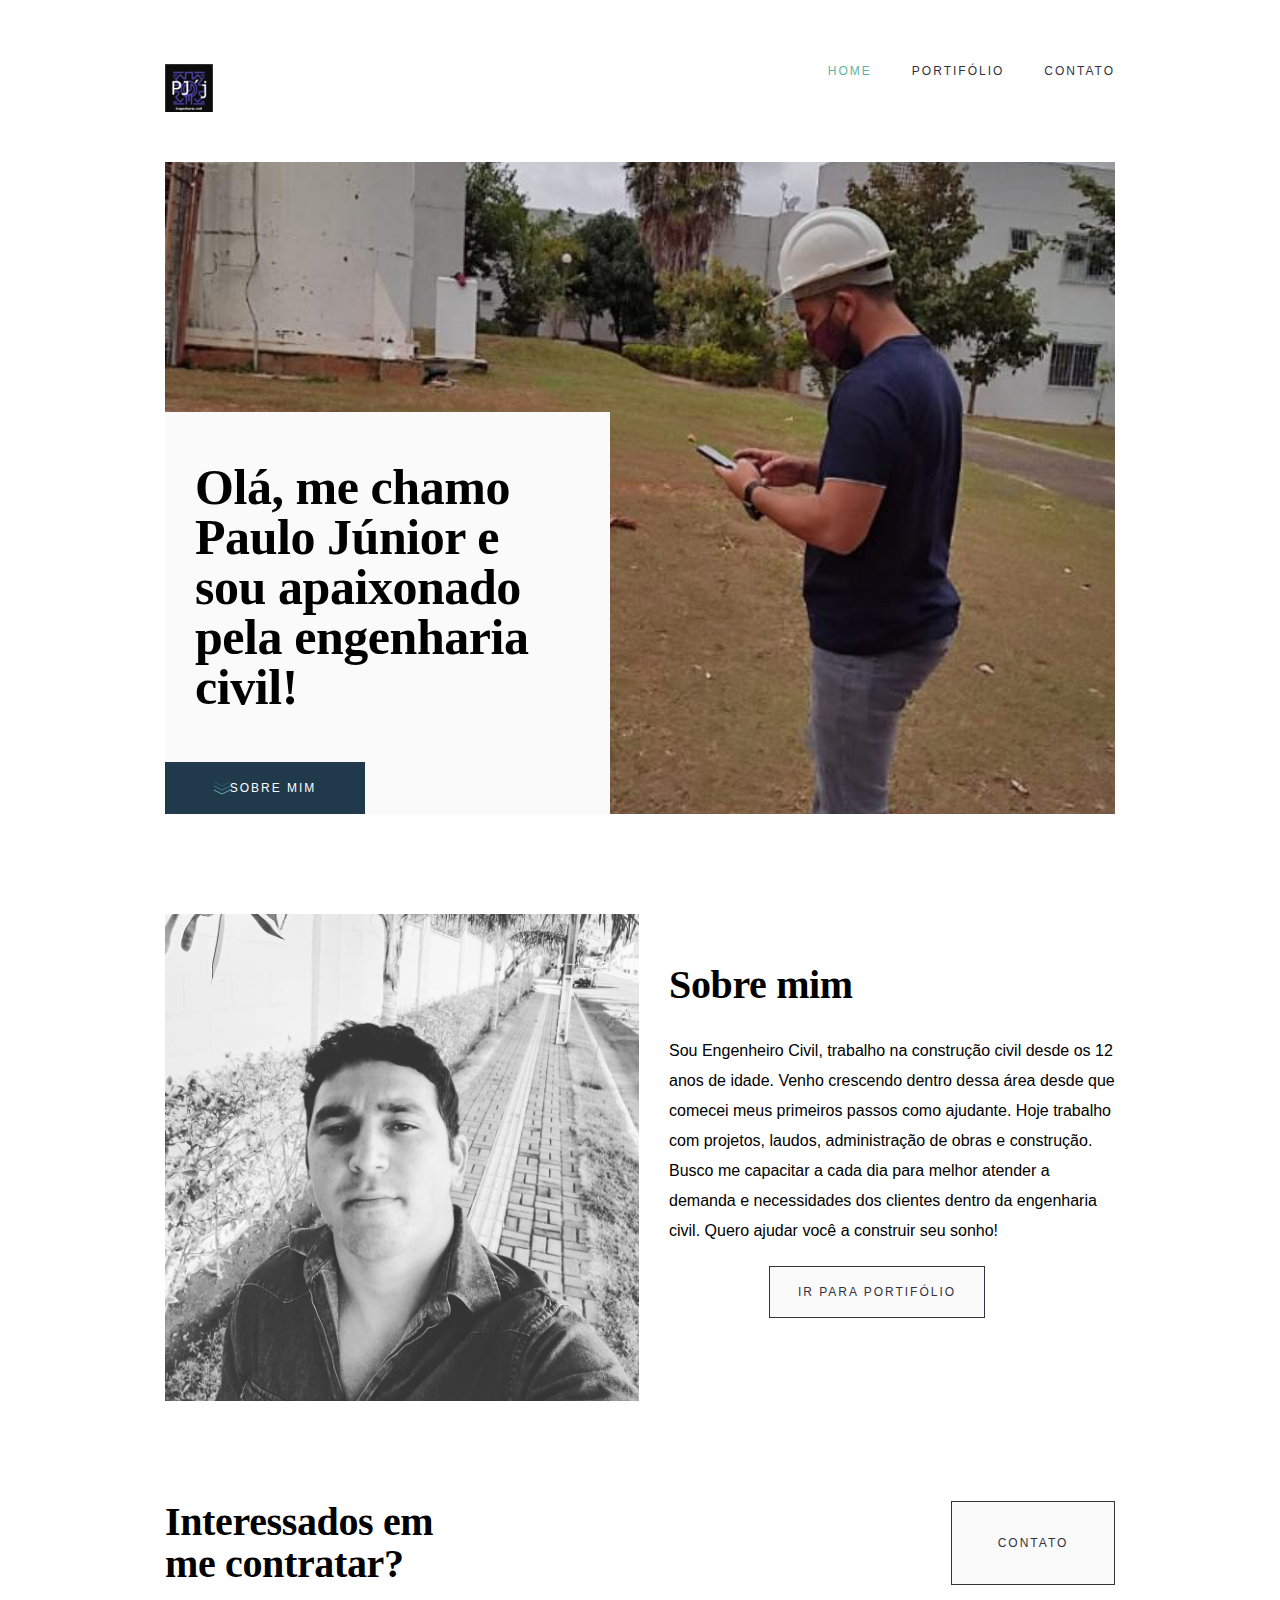
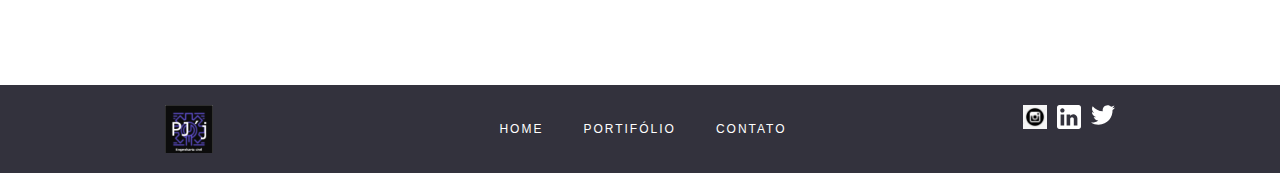
<file: pages/home/index.html>
<!DOCTYPE html>
<html lang="pt-br">

<head>
    <meta charset="UTF-8">
    <meta http-equiv="X-UA-Compatible" content="IE=edge">
    <meta name="viewport" content="width=device-width, initial-scale=1.0">
    <title>PaJu Engenharia</title>

    <link rel="stylesheet" href="../../css/buttons.css">
    <link rel="stylesheet" href="../../css/fonts.css">
    <link rel="stylesheet" href="../../css/form.css">
    <link rel="stylesheet" href="../../css/global.css">
    <link rel="stylesheet" href="../../css/layout.css">
    <link rel="stylesheet" href="../../css/spacing.css">
    <link rel="stylesheet" href="../../css/theme.css">
    <link rel="stylesheet" href="style.css">
</head>

<body class="bf-secondary-100">
    <div class="container">
        <header class="flex-row justify-between aling-center mb-5">
            <img src="../../assets/logo/sobreposto.ico" alt="logo">
            <nav>
                <ul class="nav-list flex-row aling-center font-sans-serif text-upper">
                    <li><a class="mr-4 color-primary-100" href="#">Home</a></li>
                    <li><a class="mr-4 color-primary-300" href="../portifolio/index.html">Portifólio</a></li>
                    <li><a class="color-primary-300" href="../contato/index.html">Contato</a></li>
                </ul>
            </nav>
        </header>
        <section class="hero-section mb-15">
            <div class="hero-sectio-content bg-secondary-100 pt-5">
                <h1 class="h1 mb-5 pl-3 pr-3">
                    Olá, me chamo Paulo Júnior e sou apaixonado pela engenharia civil!
                </h1>
                <a href="#about-me" class="btn btn--primary--blue font-sans-serif ">
                    <svg xmlns="http://www.w3.org/2000/svg" width="16" height="14">
                        <g fill="none" fill-rule="evenodd" stroke="#5FB4A2">
                            <path d="M0 9l8 4 8-4" />
                            <path opacity=".5" d="M0 5l8 4 8-4" />
                            <path opacity=".25" d="M0 1l8 4 8-4" />
                        </g>
                    </svg>
                    Sobre mim
                </a>
            </div>

        </section>
        <section class="about-me flex-row mb-15 mt-10" id="about-me">
            <img class="about-me__picture mr-14" src="../../assets/fotos/sobre.png" alt="Foto perfil">
            <div class="about-me-content flex-column aling-start border-top-bottom pt-5 pb-5">
                <h2 class="h2 mb-3 ml-3">Sobre mim</h2>
                <p class="body1 mb-2 ml-3">
                    Sou Engenheiro Civil, trabalho na construção civil desde os 12 anos de idade. Venho crescendo dentro
                    dessa área desde que comecei meus primeiros passos como ajudante. Hoje trabalho com projetos,
                    laudos, administração de obras e construção. Busco me capacitar a cada dia para melhor atender a
                    demanda e necessidades dos clientes dentro da engenharia civil. Quero ajudar você a construir seu
                    sonho!
                </p>
                <a class="btn btn--secondary--white align-self-center font-sans-serif"
                    href="../portifolio/index.html">Ir para
                    Portifólio</a>
            </div>
        </section>
        <section class="contact flex-row justify-between aling-center mt-10 mb-15">
            <h2 class="h2">
                Interessados em <br> me contratar?
            </h2>
            <a class="btn btn--secondary--white font-sans-serif" href="../contato/index.html">Contato</a>
        </section>
    </div>
    <footer class="footer bg-primary-300 pt-2 pb-2 mt-10 flex-row justify-between aling-center">
        <img class="mr-5" src="../../assets/logo/sobreposto.ico" alt="logo">
        <div class="flex-row align-center">
            <nav>
                <ul class="nav-list flex-row aling-center font-sans-serif text-upper">
                    <li><a class="mr-4 color-white" href="#">Home</a></li>
                    <li><a class="mr-4 color-white" href="../portifolio/index.html">Portifólio</a></li>
                    <li><a class="color-white" href="../contato/index.html">Contato</a></li>
                </ul>
            </nav>
        </div>
        <ul class="socials flex-row aling-center">
            <li><a class="mr-1" href="https://www.instagram.com/paulo25engcivil/"><img width="24px"
                        src="../../assets/icons/instagram-full.jpeg" alt="instagran"></a></li>
            <li><a class="mr-1" href="https://www.linkedin.com/in/paulo-cardoso-4ba263108/"><img
                        src="../../assets/icons/linkedin-light.svg" alt="linkedin"></a></li>
            <li><a href="#"><img src="../../assets/icons/twitter-light.svg" alt="twitter"></a></li>

        </ul>
    </footer>
</body>

</html>
</file>
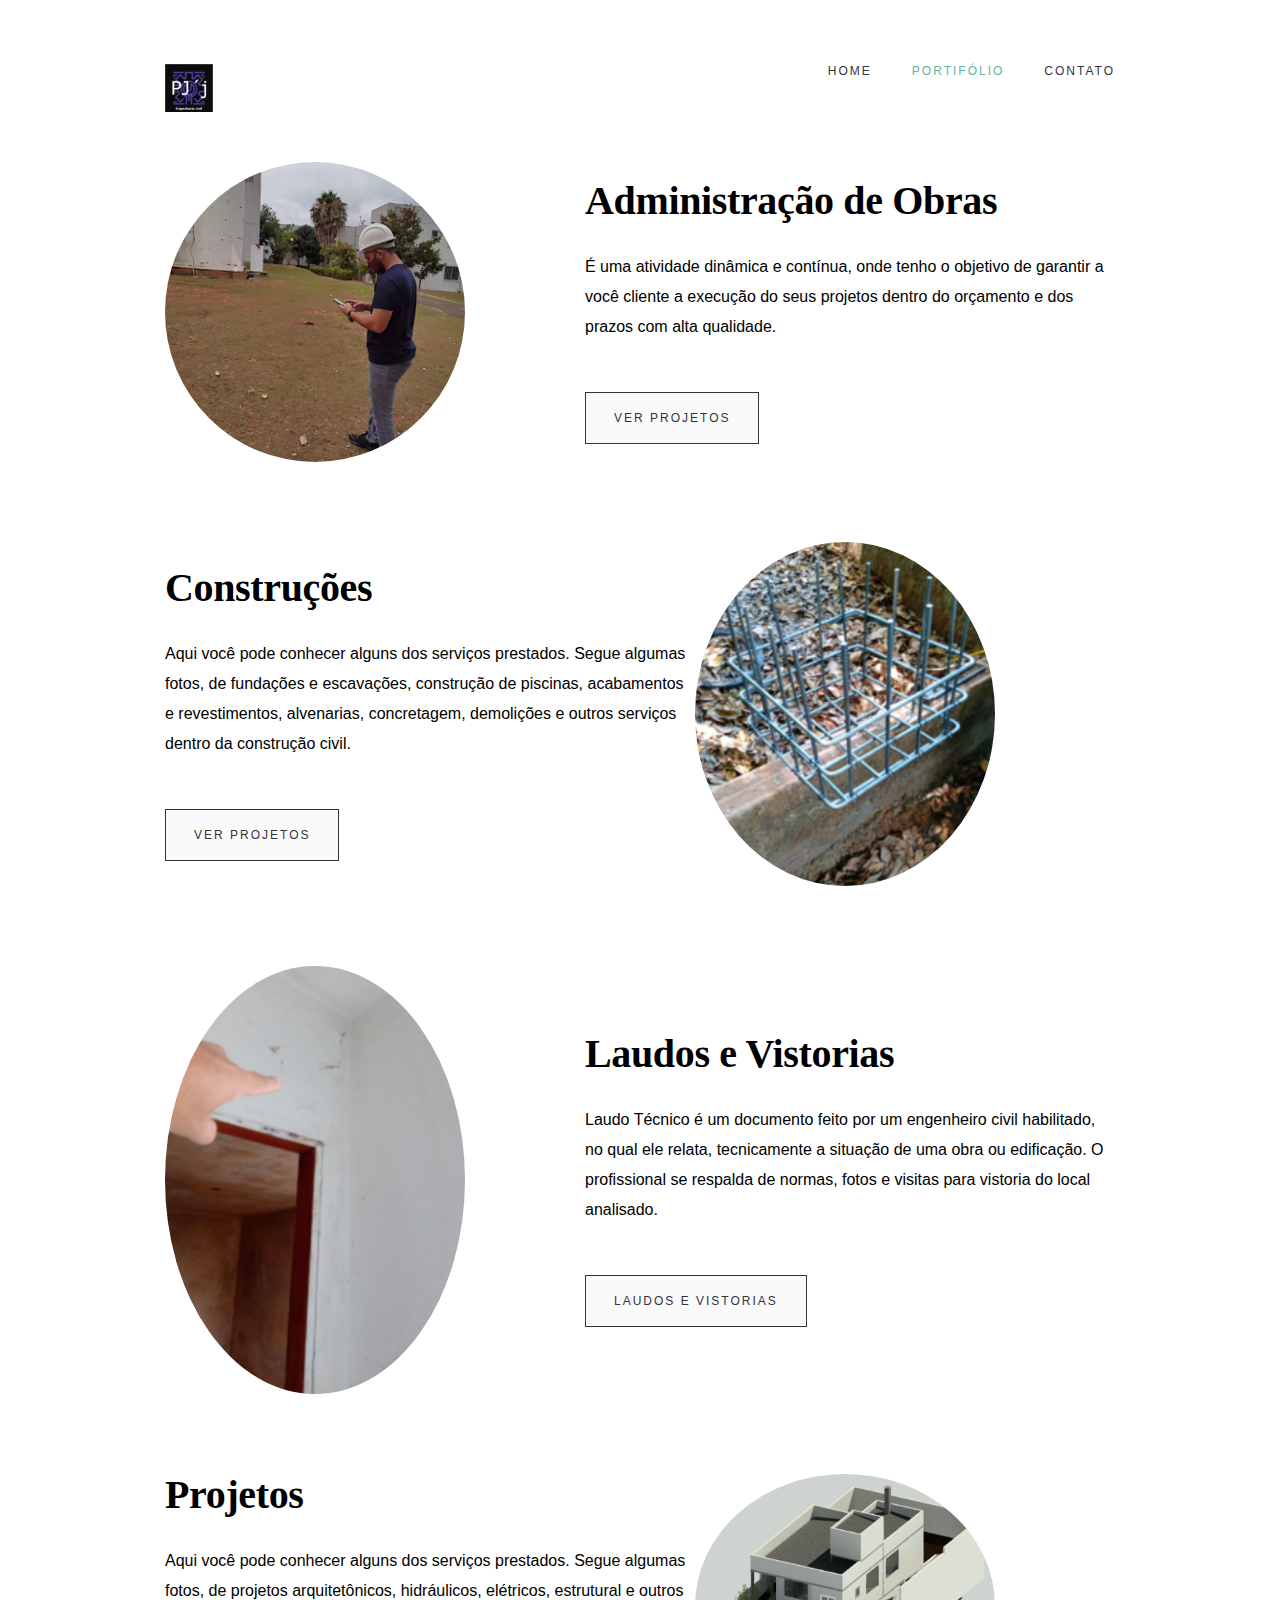
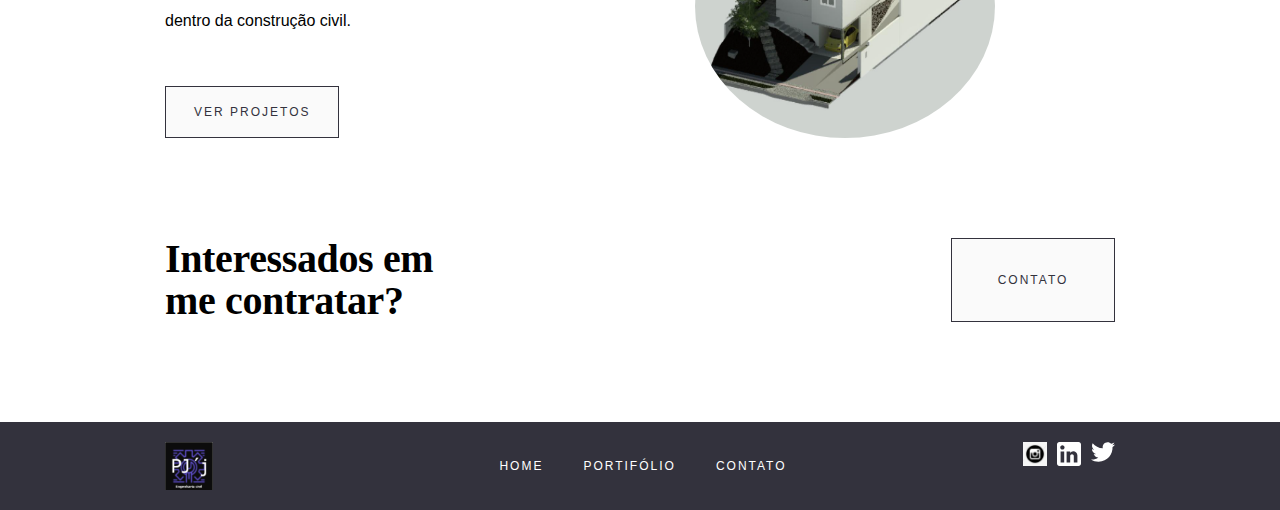
<file: pages/portifolio/index.html>
<!DOCTYPE html>
<html lang="pt-br">

<head>
    <meta charset="UTF-8">
    <meta http-equiv="X-UA-Compatible" content="IE=edge">
    <meta name="viewport" content="width=device-width, initial-scale=1.0">
    <title>PJ Portifólio</title>

    <link rel="stylesheet" href="../../css/buttons.css">
    <link rel="stylesheet" href="../../css/fonts.css">
    <link rel="stylesheet" href="../../css/form.css">
    <link rel="stylesheet" href="../../css/global.css">
    <link rel="stylesheet" href="../../css/layout.css">
    <link rel="stylesheet" href="../../css/spacing.css">
    <link rel="stylesheet" href="../../css/theme.css">
    <link rel="stylesheet" href="style.css">
</head>

<body class="bf-secondary-100">
    <div class="container">
        <header class="flex-row justify-between aling-center mb-5">
            <img src="../../assets/logo/sobreposto.ico" alt="logo">
            <nav>
                <ul class="nav-list flex-row aling-center font-sans-serif text-upper">
                    <li><a class="mr-4 color-primary-300" href="../home/index.html">Home</a></li>
                    <li><a class="mr-4 color-primary-100" href="#">Portifólio</a></li>
                    <li><a class="color-primary-300" href="../contato/index.html">Contato</a></li>
                </ul>
            </nav>
        </header>

        <section class="project-section flex-row mb-8">
            <img class="project-section__banner mr-12"
                src="../../assets/fotos/170229455_4722136871249363_2982534925519203774_n.jpg" alt="foto admObras">
            <div class="flex-column justify-center align-start border-top-bottom">
                <h2 class="h2 mb-3">Administração de Obras</h2>
                <p class="body1 mb-5">
                    É uma atividade dinâmica e contínua, onde tenho o objetivo de garantir a você cliente a execução do
                    seus
                    projetos dentro do orçamento e dos prazos com alta qualidade.
                </p>
                <a class="btn btn--secondary--white font-sans-serif" href="../AdmObras/index.html">Ver Projetos</a>
            </div>
        </section>

        <section class="project-section flex-row mt-8">

            <div class="flex-column justify-center align-start border-top-bottom">
                <h2 class="h2 mb-3">Construções</h2>
                <p class="body1 mb-5">
                    Aqui você pode conhecer alguns dos serviços prestados. Segue algumas fotos, de fundações e
                    escavações, construção de piscinas, acabamentos e revestimentos, alvenarias, concretagem, demolições
                    e outros serviços dentro da construção civil.
                </p>
                <a class="btn btn--secondary--white font-sans-serif" href="../construções/index.html">Ver Projetos</a>
            </div>
            <img class="project-section__banner mr-12" src="../../assets/fotos/construcaoBloco.png"
                alt="bloco construçao">
        </section>

        <section class="project-section flex-row mt-8">
            <img class="project-section__banner mr-12" src="../../assets/fotos/vistorias.png" alt="foto laudos">
            <div class="flex-column justify-center align-start border-top-bottom">
                <h2 class="h2 mb-3">Laudos e Vistorias</h2>
                <p class="body1 mb-5">
                    Laudo Técnico é um documento feito por um engenheiro civil habilitado, no qual ele relata,
                    tecnicamente a situação de uma obra ou edificação. O profissional se respalda de normas, fotos e
                    visitas para vistoria do local analisado.
                </p>
                <a class="btn btn--secondary--white font-sans-serif" href="../laudos/index.html">Laudos e Vistorias</a>
            </div>
        </section>

        <section class="project-section flex-row mt-8">

            <div class="flex-column justify-center align-start border-top-bottom">
                <h2 class="h2 mb-3">Projetos</h2>
                <p class="body1 mb-5">
                    Aqui você pode conhecer alguns dos serviços prestados. Segue algumas fotos, de projetos
                    arquitetônicos, hidráulicos, elétricos, estrutural e outros dentro da construção civil.
                </p>
                <a class="btn btn--secondary--white font-sans-serif" href="../projetos/">Ver Projetos</a>
            </div>
            <img class="project-section__banner mr-12" src="../../assets/fotos/projetos.png" alt="projeto">
        </section>


        <section class="contact flex-row justify-between aling-center mt-10 mb-15">
            <h2 class="h2">
                Interessados em <br> me contratar?
            </h2>
            <a class="btn btn--secondary--white font-sans-serif" href="../contato/index.html">Contato</a>
        </section>
    </div>
    <footer class="footer bg-primary-300 pt-2 pb-2 mt-10 flex-row justify-between aling-center">
        <img class="mr-5" src="../../assets/logo/sobreposto.ico" alt="logo">
        <div class="flex-row align-center">
            <nav>
                <ul class="nav-list flex-row aling-center font-sans-serif text-upper">
                    <li><a class="mr-4 color-white" href="../home/index.html">Home</a></li>
                    <li><a class="mr-4 color-white" href="#">Portifólio</a></li>
                    <li><a class="color-white" href="../contato/index.html">Contato</a></li>
                </ul>
            </nav>
        </div>
        <ul class="socials flex-row aling-center">
            <li><a class="mr-1" href="https://www.instagram.com/paulo25engcivil/"><img width="24px"
                        src="../../assets/icons/instagram-full.jpeg" alt="instagran"></a></li>
            <li><a class="mr-1" href="https://www.linkedin.com/in/paulo-cardoso-4ba263108/"><img
                        src="../../assets/icons/linkedin-light.svg" alt="linkedin"></a></li>
            <li><a href="#"><img src="../../assets/icons/twitter-light.svg" alt="twitter"></a></li>

        </ul>
    </footer>
</body>

</html>
</file>
<file: css/buttons.css>
.btn {
    all: unset;
    box-sizing: border-box;
    cursor: pointer;

    min-width: 164px;

    display: flex;
    justify-content: center;
    align-items: center;

    padding: 18px 28px;
    border: 1px solid transparent;

    font-style: normal;
    font-weight: normal;
    font-size: 12px;
    line-height: 14px;
    letter-spacing: 2px;

    text-transform: uppercase;
}

.btn--primary--blue {
    max-width: 200px;

    padding: 18px 28px;
    padding-right: 28px;


    background-color: #203A4C;
    border-color: #203A4C;
    color: #FFF;


}

.btn--primaty--blue svg {
    box-sizing: content-box;

    background-color: rgba(0, 0, 0, 0.1);

    padding: 18px 28px;
    padding-right: 28px;
}

.btn--primary--blue:hover {
    background-color: #5FB4A2;
    border-color: #5FB4A2;
}

.btn--primary--blue:hover svg g {
    stroke: #FFF;
}

.btn--secondary--white {
    background-color: #FAFAFA;
    border-color: #33323D;
    color: #33323D;
}

.btn--secondary--white:hover {
    background-color: #33323D;
    color: #FAFAFA;
}

.btn--secondary--blue {
    background-color: #203A4C;
    border-color: #203A4C;
    color: #FFF;
}

.btn--secondary--blue:hover {
    background-color: #5FB4A2;
    border-color: #5FB4A2;

}
</file>
<file: css/fonts.css>
.font-serif {
    font-family: 'Ibarra Real Nova', serif;
}

.font-sans-serif {
    font-family: 'Public Sans', sans-serif;
}

.h1 {
    font-family: 'Ibarra Real Nova', serif;
    font-style: normal;
    font-weight: bold;
    font-size: 50px;
    line-height: 50px;
    letter-spacing: -0.446429px;
}

.h2 {
    font-family: 'Ibarra Real Nova', serif;
    font-style: normal;
    font-weight: bold;
    font-size: 40px;
    line-height: 42px;
    letter-spacing: -0.357143px;
}

.h3 {
    font-family: 'Ibarra Real Nova', serif;
    font-style: normal;
    font-weight: bold;
    font-size: 32px;
    line-height: 36px;
    letter-spacing: -0.285714px;
}

.body1 {
    font-family: 'Public Sans', sans-serif;
    font-style: normal;
    font-weight: normal;
    font-size: 16px;
    line-height: 30px;
}

.body2 {
    font-family: 'Public Sans', sans-serif;
    font-style: normal;
    font-weight: normal;
    font-size: 15px;
    line-height: 30px;
}

.text-upper {
    text-transform: uppercase;
}

.text-underline {
    text-decoration: underline;
}
</file>
<file: css/form.css>
.input,
.text-area {
    all: unset;

    width: 100%;
    background-color: rgba(51, 51, 62, 0.1);
    border: 2px solid transparent;
}

.text-area {
    min-height: 100px;
}

.input:focus,
.text-area:focus {
    border-color: #000;
}
</file>
<file: css/global.css>
* {
    margin: 0;
    padding: 0;
    box-sizing: border-box;

}

body {
    display: flex;
    flex-direction: column;

    min-height: 100vh;
}


a {
    text-decoration: none;
}


.container {
    padding: 64px 165px 0px 165px;
    flex-grow: 1;


}

.nav-list {
    list-style: none;

    font-size: 12px;
    line-height: 14px;
    letter-spacing: 2px;





}

.footer {
    padding-left: 165px;
    padding-right: 165px;
}

.socials {
    list-style: none;
}
</file>
<file: css/layout.css>
.flex-row {
    display: flex;
    flex-direction: row;
}

.flex-column {
    display: flex;
    flex-direction: column;
}

.justify-center {
    justify-content: center;

}

.justify-between {
    justify-content: space-between;

}

.align-center {
    align-items: center;

}

.align-start {
    align-items: flex-start;
}

.align-self-center {
    align-self: center;
}

.align-self-start {
    align-self: flex-start;
}
</file>
<file: css/spacing.css>
.mt-1 {
    margin-top: 10px;
}

.mt-2 {
    margin-top: 20px;
}

.mt-3 {
    margin-top: 30px;
}

.mt-4 {
    margin-top: 40px;
}

.mt-5 {
    margin-top: 50px;
}

.mt-6 {
    margin-top: 60px;
}

.mt-7 {
    margin-top: 70px;
}

.mt-8 {
    margin-top: 80px;
}

.mt-9 {
    margin-top: 90px;
}

.mt-10 {
    margin-top: 100px;
}

.mr-1 {
    margin-right: 10px;
}

.mr-2 {
    margin-right: 20px;
}

.mr-3 {
    margin-right: 30px;
}

.mr-4 {
    margin-right: 40px;
}

.mr-5 {
    margin-right: 50px;
}

.mr-6 {
    margin-right: 60px;
}

.mr-7 {
    margin-right: 70px;
}

.mr-8 {
    margin-right: 80px;
}

.mr-9 {
    margin-right: 90px;
}

.mr-10 {
    margin-right: 100px;
}

.mr-12 {
    margin-right: 120px;
}

.mr14 {
    margin-right: 140px;
}

.mr-17 {
    margin-right: 170px;
}

.mr-auto {
    margin-right: auto;
}

.mb-1 {
    margin-bottom: 10px;
}

.mb-2 {
    margin-bottom: 20px;
}

.mb-3 {
    margin-bottom: 30px;
}

.mb-4 {
    margin-bottom: 40px;
}

.mb-5 {
    margin-bottom: 50px;
}

.mb-6 {
    margin-bottom: 60px;
}

.mb-7 {
    margin-bottom: 70px;
}

.mb-8 {
    margin-bottom: 80px;
}

.mb-9 {
    margin-bottom: 90px;
}

.mb-10 {
    margin-bottom: 100px;
}

.mb-12 {
    margin-bottom: 120px;
}

.mb15 {
    margin-bottom: 150px;
}

.ml-1 {
    margin-left: 10px;
}

.ml-2 {
    margin-left: 20px;
}

.ml-3 {
    margin-left: 30px;
}

.ml-4 {
    margin-left: 40px;
}

.ml-5 {
    margin-left: 50px;
}

.ml-6 {
    margin-left: 60px;
}

.ml-7 {
    margin-left: 70px;
}

.ml-8 {
    margin-left: 80px;
}

.ml-9 {
    margin-left: 90px;
}

.ml-10 {
    margin-left: 100px;
}

.pt-1 {
    padding-top: 10px;
}

.pt-2 {
    padding-top: 20px;
}

.pt-3 {
    padding-top: 30px;
}

.pt-4 {
    padding-top: 40px;
}

.pt-5 {
    padding-top: 50px;
}

.pt-6 {
    padding-top: 60px;
}

.pt-7 {
    padding-top: 70px;
}

.pt-8 {
    padding-top: 80px;
}

.pt-9 {
    padding-top: 90px;
}

.pt-10 {
    padding-top: 100px;
}

.pr-1 {
    padding-right: 10px;
}

.pr-2 {
    padding-right: 20px;
}

.pr-3 {
    padding-right: 30px;
}

.pr-4 {
    padding-right: 40px;
}

.pr-5 {
    padding-right: 50px;
}

.pr-6 {
    padding-right: 60px;
}

.pr-7 {
    padding-right: 70px;
}

.pr-8 {
    padding-right: 80px;
}

.pr-9 {
    padding-right: 90px;
}

.pr-10 {
    padding-right: 100px;
}

.pr-12 {
    padding-right: 120px;
}

.pr14 {
    padding-right: 140px;
}

.pr-17 {
    padding-right: 170px;
}

.pr-auto {
    padding-right: auto;
}

.mb-1 {
    padding-bottom: 10px;
}

.pb-2 {
    padding-bottom: 20px;
}

.pb-3 {
    padding-bottom: 30px;
}

.pb-4 {
    padding-bottom: 40px;
}

.pb-5 {
    padding-bottom: 50px;
}

.pb-6 {
    padding-bottom: 60px;
}

.pb-7 {
    padding-bottom: 70px;
}

.pb-8 {
    padding-bottom: 80px;
}

.pb-9 {
    padding-bottom: 90px;
}

.pb-10 {
    padding-bottom: 100px;
}

.pb-12 {
    padding-bottom: 120px;
}

.pb15 {
    padding-bottom: 150px;
}

.pl-1 {
    padding-left: 10px;
}

.pl-2 {
    padding-left: 20px;
}

.pl-3 {
    padding-left: 30px;
}

.pl-4 {
    padding-left: 40px;
}

.pl-5 {
    padding-left: 50px;
}

.pl-6 {
    padding-left: 60px;
}

.pl-7 {
    padding-left: 70px;
}

.pl-8 {
    padding-left: 80px;
}

.pl-9 {
    padding-left: 90px;
}

.pl-10 {
    padding-left: 100px;
}
</file>
<file: css/theme.css>
.color-primary-100 {
    color: #5FB4A2;
}

.color-primary-200 {
    color: #203A4C;
}

.color-primary-300 {
    color: #33323D;
}

.color-secondary-100 {
    color: #FAFAFA;
}

.color-secondary-200 {
    color: #EAEAEB;
}

.color-white {
    color: #FFF;
}

.bg-primary-100 {
    background-color: #5FB4A2;
}

.bg-primary-200 {
    background-color: #203A4C;
}

.bg-primary-300 {
    background-color: #33323D;
}

.bg-secondary-100 {
    background-color: #FAFAFA;
}

.bg-secondary-200 {
    background-color: #EAEAEB;
}

.border-top-botton {
    border-top: 1px solid rgba(51, 50, 62, 0.15);
    border-bottom: 1px solid rgba(51, 50, 62, 0.15);
}

.opacity-05 {
    opacity: 0.5;
}
</file>
<file: pages/home/style.css>
.hero-section {
    background-image: url(../../assets/fotos/170229455_4722136871249363_2982534925519203774_n.jpg);
    background-position: center;
    background-size: cover;
    background-repeat: no-repeat;
    padding-top: 250px;

}

.hero-sectio-content {
    max-width: 445px;
}

.about-me__picture {
    max-width: 540px;
}
</file>
<file: pages/portifolio/style.css>
.project-section__banner {
    border-radius: 50%;
    width: 300px;

}
</file>
